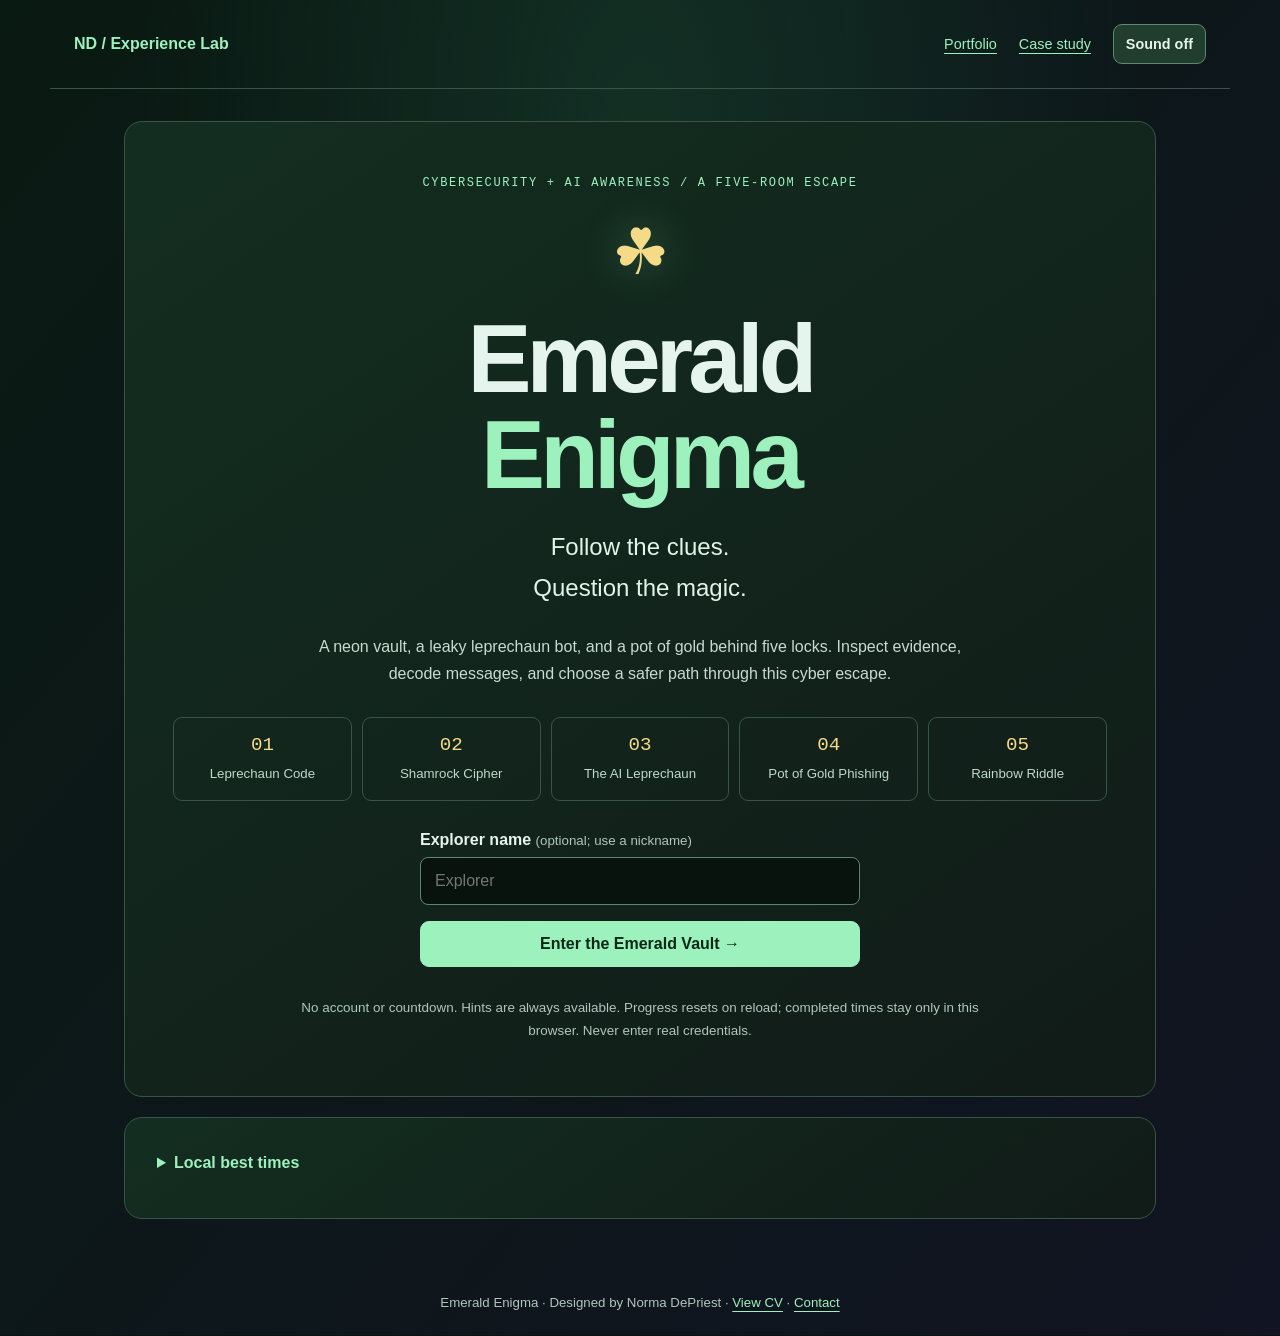
<file: final.html>
<!doctype html><html lang="en"><head><meta charset="utf-8"><meta name="viewport" content="width=device-width,initial-scale=1"><meta http-equiv="refresh" content="0;url=index.html"><title>Emerald Enigma � Enter the vault</title></head><body><h1>Emerald Enigma</h1><p>The five-room adventure now runs in one page, keeping progress together.</p><a href="index.html">Start the game</a></body></html>
</file>
